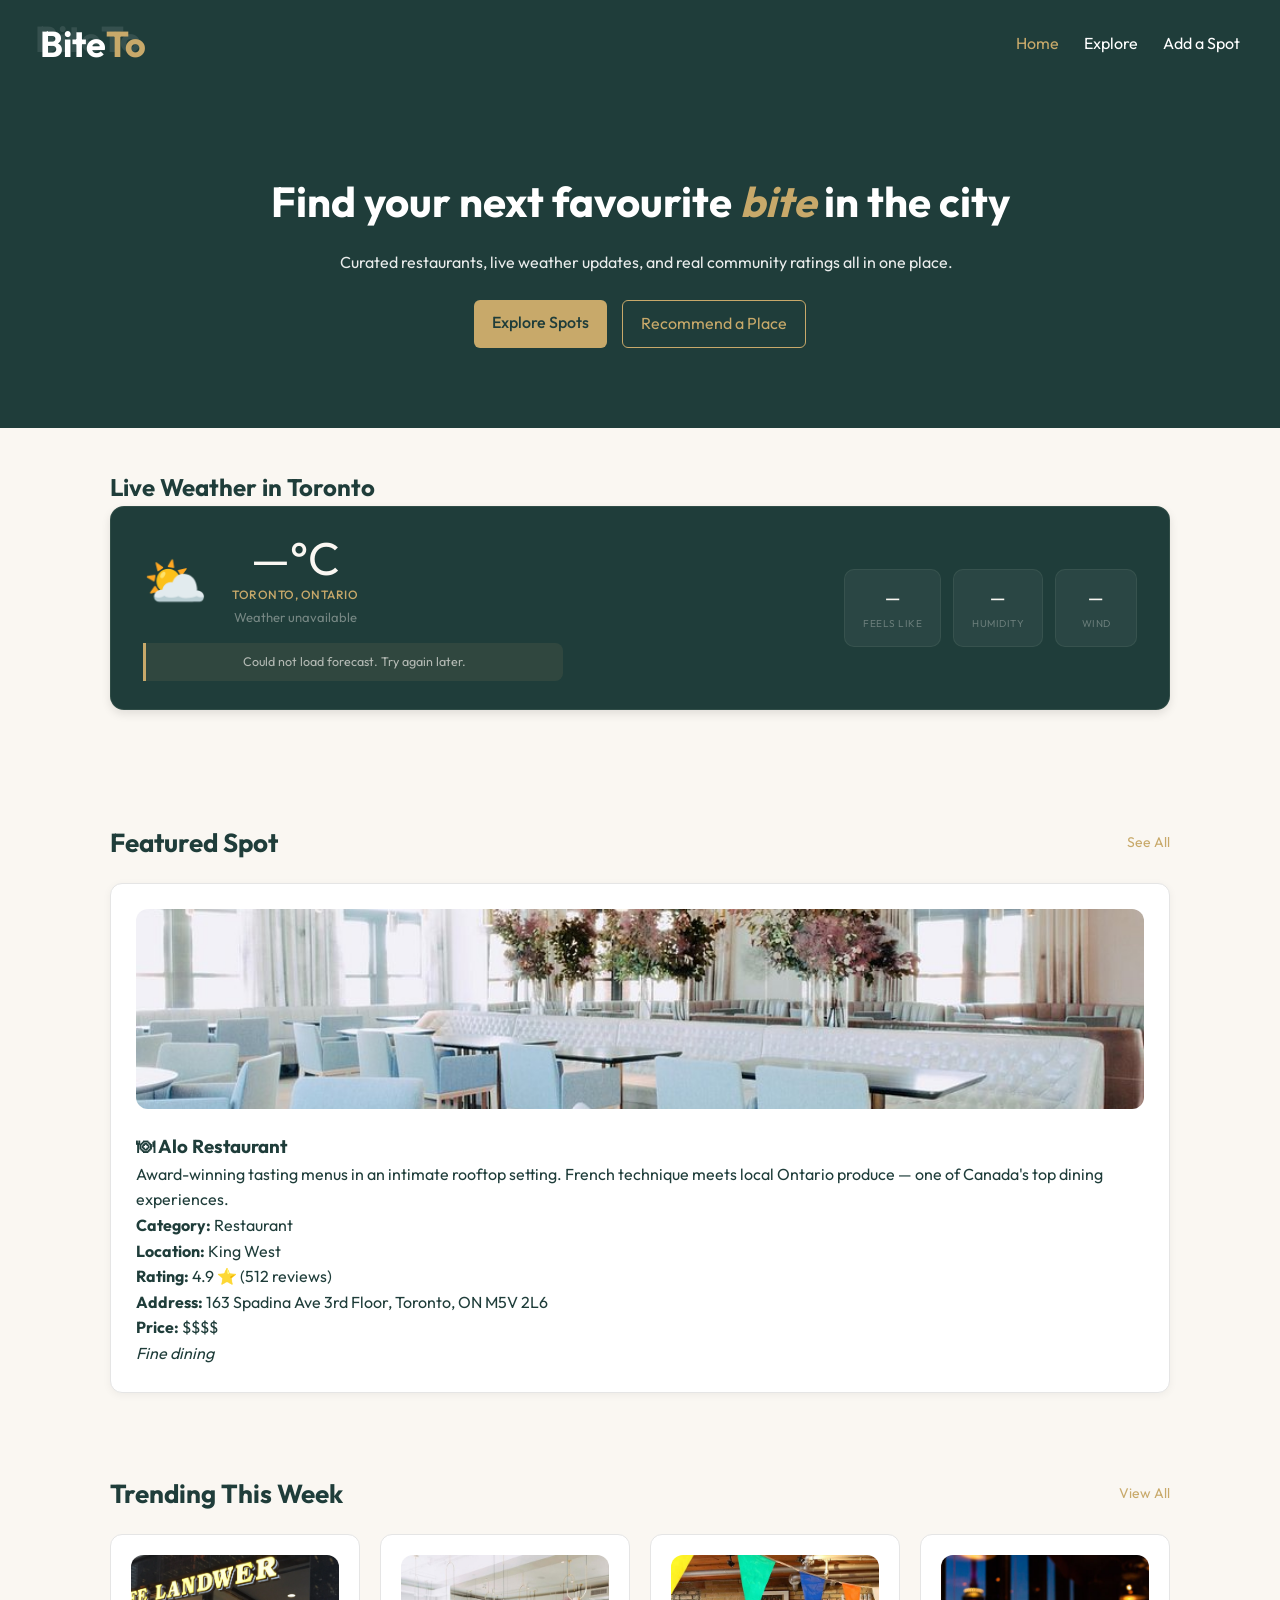
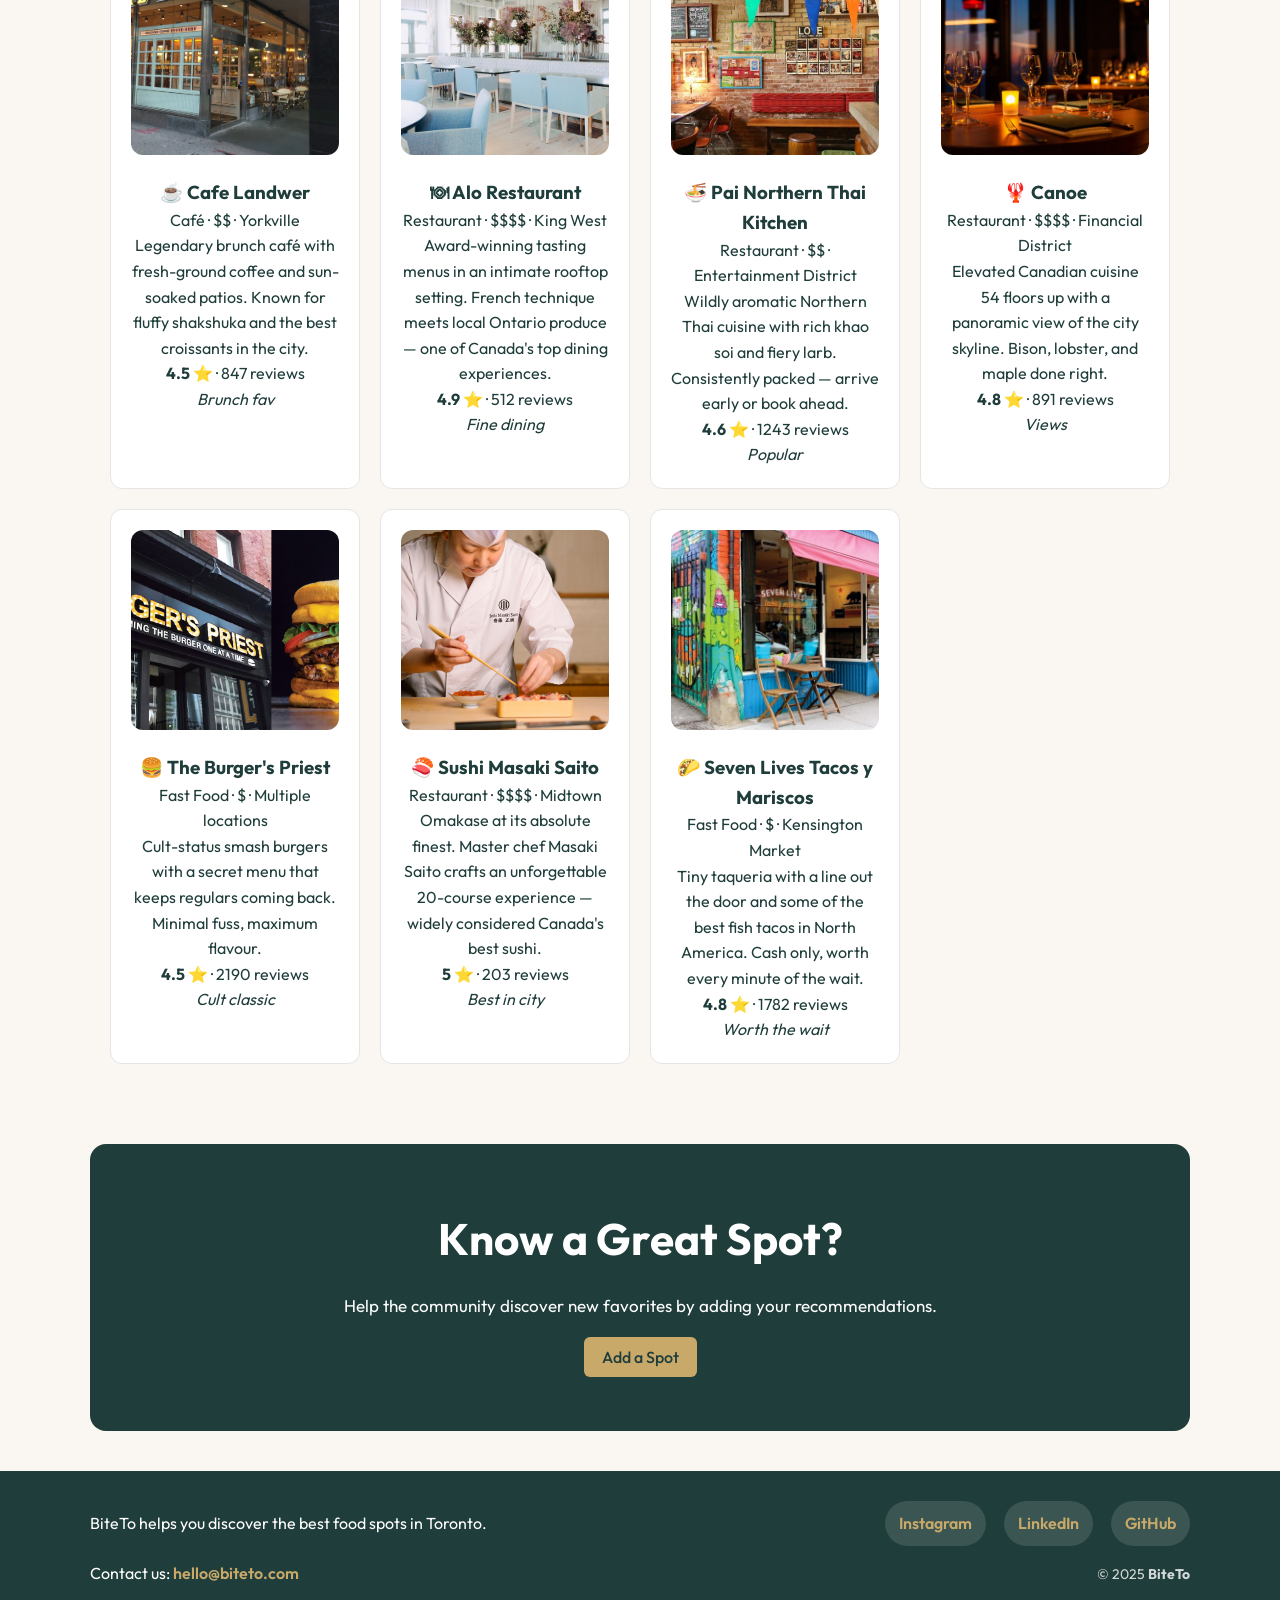
<file: index.html>
<!DOCTYPE html>
<html lang="en">
<head>
    <meta charset="UTF-8">
    <meta name="viewport" content="width=device-width, initial-scale=1.0">
    <title>BiteTo — Toronto's Food Discovery App</title>

    <!-- Google Fonts -->
    <link href="https://fonts.googleapis.com/css2?family=Outfit:wght@300;400;500&display=swap" rel="stylesheet">

    <!-- Main CSS -->
    <link rel="stylesheet" href="css/styles.css">
</head>
<body>
    <header>
        <nav class="navbar">
            <div class="logo"><span class="faded">BiteTo</span>Bite<span>To</span></div>
            <ul class="nav-links">
                <li><a href="index.html" class="active">Home</a></li>
                <li><a href="explore.html">Explore</a></li>
                <li><a href="add.html">Add a Spot</a></li>
            </ul>
        </nav>
    </header>
    <section class="hero">
        <div class="hero-content">
            <h1>Find your next favourite <em>bite</em> in the city</h1>
            <p>
                Curated restaurants, live weather updates, and real community ratings all in one place.
            </p>
            <div class="hero-buttons">
                <a href="explore.html" class="btn-primary">Explore Spots</a>
                <a href="add.html" class="btn-secondary">Recommend a Place</a>
            </div>
        </div>
    </section>

    <main>

        <!-- Weather Widget -->
        <section class="container">
            <h2>Live Weather in Toronto</h2>
<!-- Weather Widget -->
<div class="weather-card">

  <!-- Left: icon + temp + tip -->
  <div class="weather-left">
    <div class="weather-main">
      <div class="weather-icon" id="weather-icon">⛅</div>
      <div>
        <div class="weather-temp" id="weather-temp">—°C</div>
        <div class="weather-city">Toronto, Ontario</div>
        <div class="weather-desc" id="weather-desc">Loading…</div>
      </div>
    </div>
    <div class="weather-tip" id="weather-tip">
      Checking forecast…
    </div>
  </div>

  <!-- Right: stat boxes -->
  <div class="weather-stats">
    <div class="weather-stat">
      <div class="stat-value" id="weather-feels">—</div>
      <div class="stat-label">Feels like</div>
    </div>
    <div class="weather-stat">
      <div class="stat-value" id="weather-humid">—</div>
      <div class="stat-label">Humidity</div>
    </div>
    <div class="weather-stat">
      <div class="stat-value" id="weather-wind">—</div>
      <div class="stat-label">Wind</div>
    </div>
  </div>

</div>
        </section>
        <section class="container">
            <div class="section-header">
                <h2>Featured Spot</h2>
                <a href="explore.html">See All</a>
            </div>
            <div id="featured-spot" class="featured-card">
            </div>
        </section>

        <!-- Trending Spots -->
        <section class="container">
            <div class="section-header">
                <h2>Trending This Week</h2>
                <a href="explore.html">View All</a>
            </div>
            <div id="trending-spots" class="trending-grid">
                <!-- Rendered by JavaScript -->
            </div>
        </section>

        <!-- Call to Action -->
        <section class="container cta-section">
            <div class="cta-content">
                <h2>Know a Great Spot?</h2>
                <p>Help the community discover new favorites by adding your recommendations.</p>
                <a href="add.html" class="btn-primary">Add a Spot</a>
            </div>
        </section>

    </main>

    <div id="spot-modal" class="modal">
        <div class="modal-content">
            <span class="close">&times;</span>
            <div id="modal-body">
                <!-- Spot details will be inserted here -->
            </div>
        </div>
    </div>
    <footer>
        <div class="footer-top">
            <div>
                <p class="footer-brand">BiteTo helps you discover the best food spots in Toronto.</p>
            </div>
            <div class="footer-social">
                <a href="https://instagram.com/" target="_blank" rel="noopener">Instagram</a>
                <a href="https://linkedin.com/" target="_blank" rel="noopener">LinkedIn</a>
                <a href="https://github.com/" target="_blank" rel="noopener">GitHub</a>
            </div>
        </div>
        <div class="footer-bottom">
            <p>Contact us: <a href="mailto:hello@biteto.com">hello@biteto.com</a></p>
            <p class="footer-copy">&copy; 2025 <strong>BiteTo</strong></p>
        </div>
    </footer>

    <!-- Main JavaScript -->
    <script src="js/scripts.js"></script>
</body>
</html>
</file>
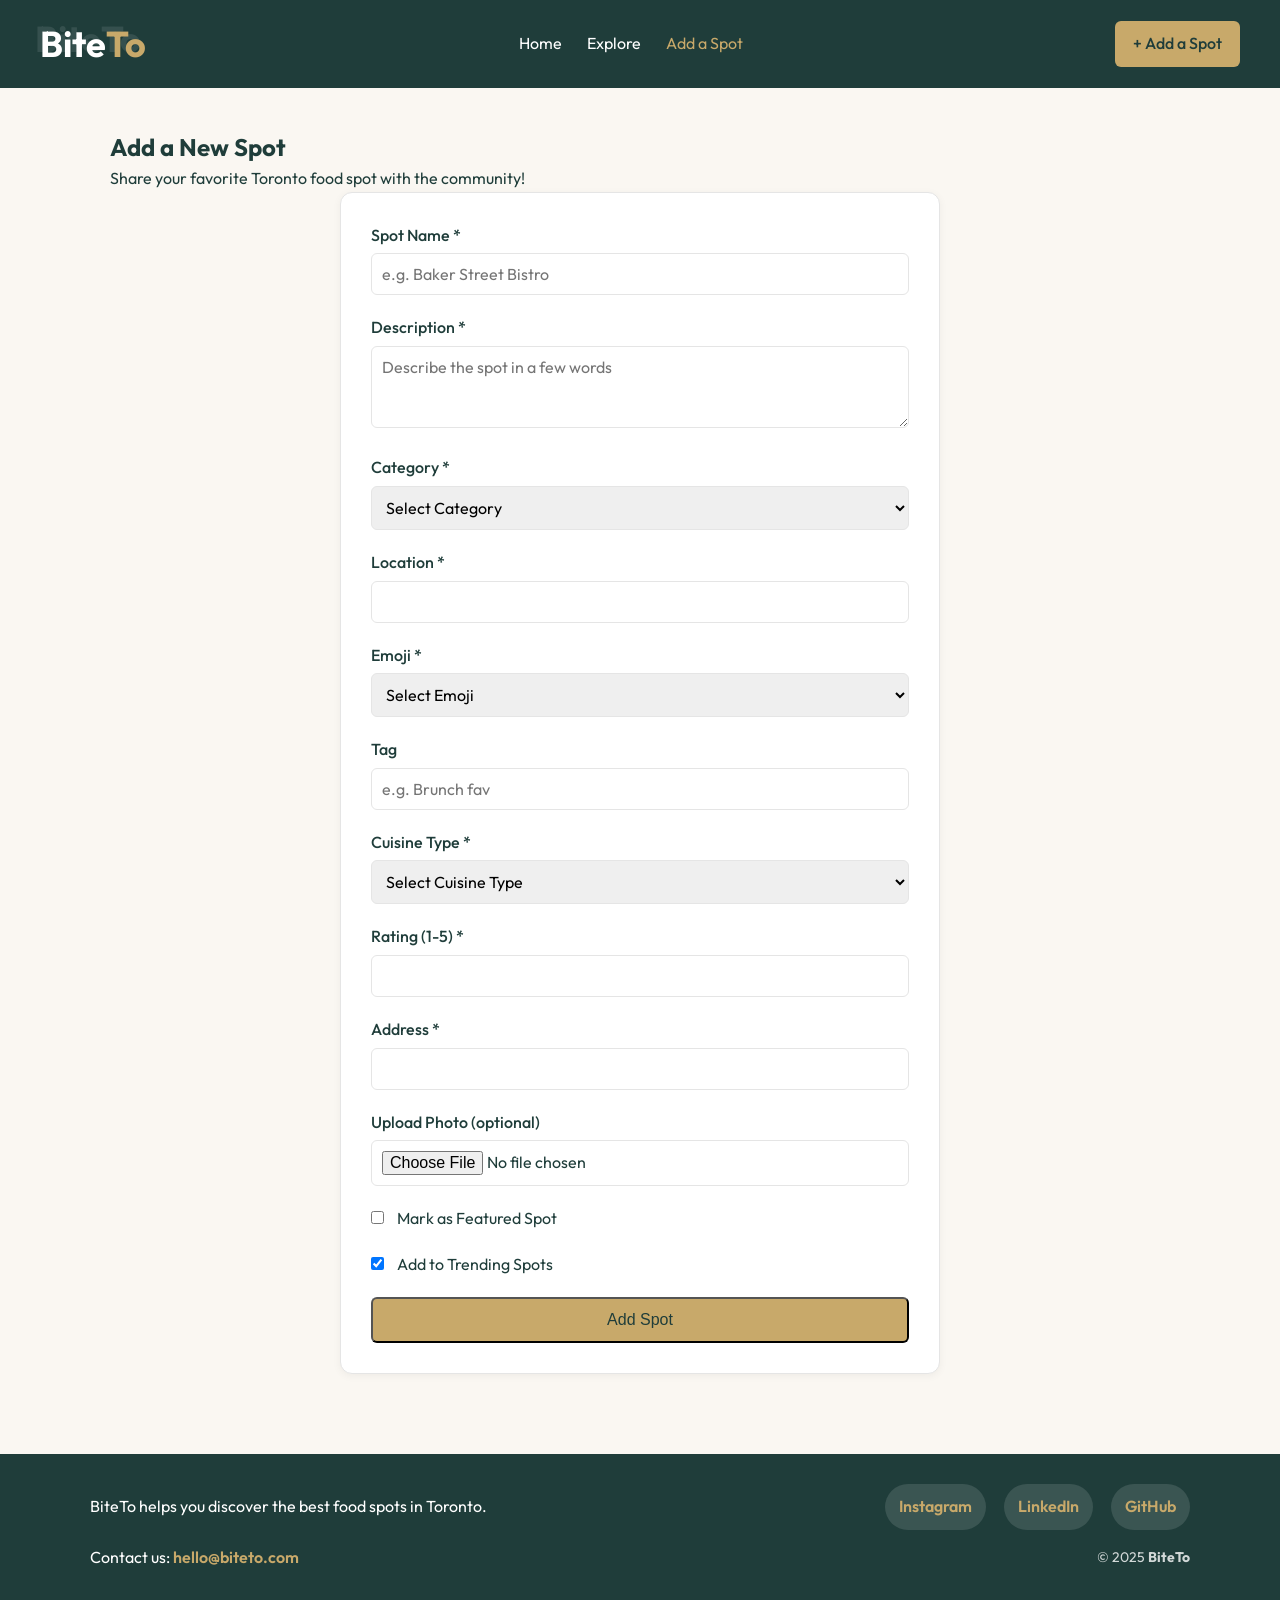
<file: add.html>
<!DOCTYPE html>
<html lang="en">
<head>
    <meta charset="UTF-8">
    <meta name="viewport" content="width=device-width, initial-scale=1.0">
    <title>Add a Spot — BiteTo</title>
    <link href="https://fonts.googleapis.com/css2?family=Outfit:wght@300;400;500&display=swap" rel="stylesheet">
    <link rel="stylesheet" href="css/styles.css">
</head>
<body>
    <header>
        <nav class="navbar">
            <div class="logo"><span class="faded">BiteTo</span>Bite<span>To</span></div>
            <ul class="nav-links">
                <li><a href="index.html">Home</a></li>
                <li><a href="explore.html">Explore</a></li>
                <li><a href="add.html" class="active">Add a Spot</a></li>
            </ul>
            <a href="add.html" class="btn-primary">+ Add a Spot</a>
        </nav>
    </header>

    <main>
        <section class="container">
            <h1>Add a New Spot</h1>
            <p>Share your favorite Toronto food spot with the community!</p>

            <form id="add-spot-form" class="add-spot-form">
                <div class="form-group">
                    <label for="name">Spot Name *</label>
                    <input type="text" id="name" name="name" minlength="4" required placeholder="e.g. Baker Street Bistro">
                    <span class="error" id="name-error"></span>
                </div>

                <div class="form-group">
                    <label for="description">Description *</label>
                    <textarea id="description" name="description" rows="3" required placeholder="Describe the spot in a few words"></textarea>
                    <span class="error" id="description-error"></span>
                </div>

                <div class="form-group">
                    <label for="category">Category *</label>
                    <select id="category" name="category" required>
                        <option value="">Select Category</option>
                        <option value="Café">Café</option>
                        <option value="Restaurant">Restaurant</option>
                        <option value="Dessert">Dessert</option>
                        <option value="Fast Food">Fast Food</option>
                        <option value="Bar">Bar</option>
                    </select>
                    <span class="error" id="category-error"></span>
                </div>

                <div class="form-group">
                    <label for="location">Location *</label>
                    <input type="text" id="location" name="location" required>
                    <span class="error" id="location-error"></span>
                </div>

                <div class="form-group">
                    <label for="emoji">Emoji *</label>
                    <select id="emoji" name="emoji" required>
                        <option value="">Select Emoji</option>
                        <option value="☕">☕ Coffee</option>
                        <option value="🍽">🍽 Restaurant</option>
                        <option value="🍜">🍜 Noodles</option>
                        <option value="🧁">🧁 Dessert</option>
                        <option value="🦞">🦞 Seafood</option>
                        <option value="🥐">🥐 Pastry</option>
                        <option value="🍔">🍔 Burger</option>
                        <option value="🍣">🍣 Sushi</option>
                        <option value="🍷">🍷 Wine</option>
                        <option value="🍱">🍱 Bento</option>
                        <option value="🍦">🍦 Ice Cream</option>
                        <option value="🌮">🌮 Tacos</option>
                    </select>
                    <span class="error" id="emoji-error"></span>
                </div>

                <div class="form-group">
                    <label for="tag">Tag</label>
                    <input type="text" id="tag" name="tag" placeholder="e.g. Brunch fav">
                </div>

                <div class="form-group">
                    <label for="cuisine">Cuisine Type *</label>
                    <select id="cuisine" name="cuisine" required>
                        <option value="">Select Cuisine Type</option>
                        <option value="Thai">Thai</option>
                        <option value="French">French</option>
                        <option value="Canadian">Canadian</option>
                        <option value="Japanese">Japanese</option>
                        <option value="Spanish">Spanish</option>
                        <option value="Mexican">Mexican</option>
                        <option value="Italian">Italian</option>
                        <option value="Chinese">Chinese</option>
                        <option value="Indian">Indian</option>
                        <option value="Korean">Korean</option>
                        <option value="Vietnamese">Vietnamese</option>
                        <option value="Mediterranean">Mediterranean</option>
                        <option value="Middle Eastern">Middle Eastern</option>
                        <option value="American">American</option>
                        <option value="Brazilian">Brazilian</option>
                        <option value="Turkish">Turkish</option>
                        <option value="Portuguese">Portuguese</option>
                        <option value="Greek">Greek</option>
                        <option value="Lebanese">Lebanese</option>
                        <option value="Filipino">Filipino</option>
                    </select>
                    <span class="error" id="cuisine-error"></span>
                </div>

                <div class="form-group">
                    <label for="rating">Rating (1-5) *</label>
                    <input type="number" id="rating" name="rating" min="1" max="5" step="0.1" required>
                    <span class="error" id="rating-error"></span>
                </div>

                <div class="form-group">
                    <label for="address">Address *</label>
                    <input type="text" id="address" name="address" required>
                    <span class="error" id="address-error"></span>
                </div>

                <div class="form-group">
                    <label for="image">Upload Photo (optional)</label>
                    <input type="file" id="image" name="image" accept="image/*">
                    <span class="error" id="image-error"></span>
                </div>

                <div class="form-group checkbox-group">
                    <label>
                        <input type="checkbox" id="featured" name="featured">
                        Mark as Featured Spot
                    </label>
                </div>

                <div class="form-group checkbox-group">
                    <label>
                        <input type="checkbox" id="trending" name="trending" checked>
                        Add to Trending Spots
                    </label>
                </div>

                <button type="submit" class="btn-primary">Add Spot</button>
            </form>
        </section>
    </main>
    <footer>
        <div class="footer-top">
            <div>
                <p class="footer-brand">BiteTo helps you discover the best food spots in Toronto.</p>
            </div>
            <div class="footer-social">
                <a href="https://instagram.com/" target="_blank" rel="noopener">Instagram</a>
                <a href="https://linkedin.com/" target="_blank" rel="noopener">LinkedIn</a>
                <a href="https://github.com/" target="_blank" rel="noopener">GitHub</a>
            </div>
        </div>
        <div class="footer-bottom">
            <p>Contact us: <a href="mailto:hello@biteto.com">hello@biteto.com</a></p>
            <p class="footer-copy">&copy; 2025 <strong>BiteTo</strong></p>
        </div>
    </footer>

    <!-- Main JavaScript -->
    <script src="js/scripts.js"></script>
</body>
</html>
</file>
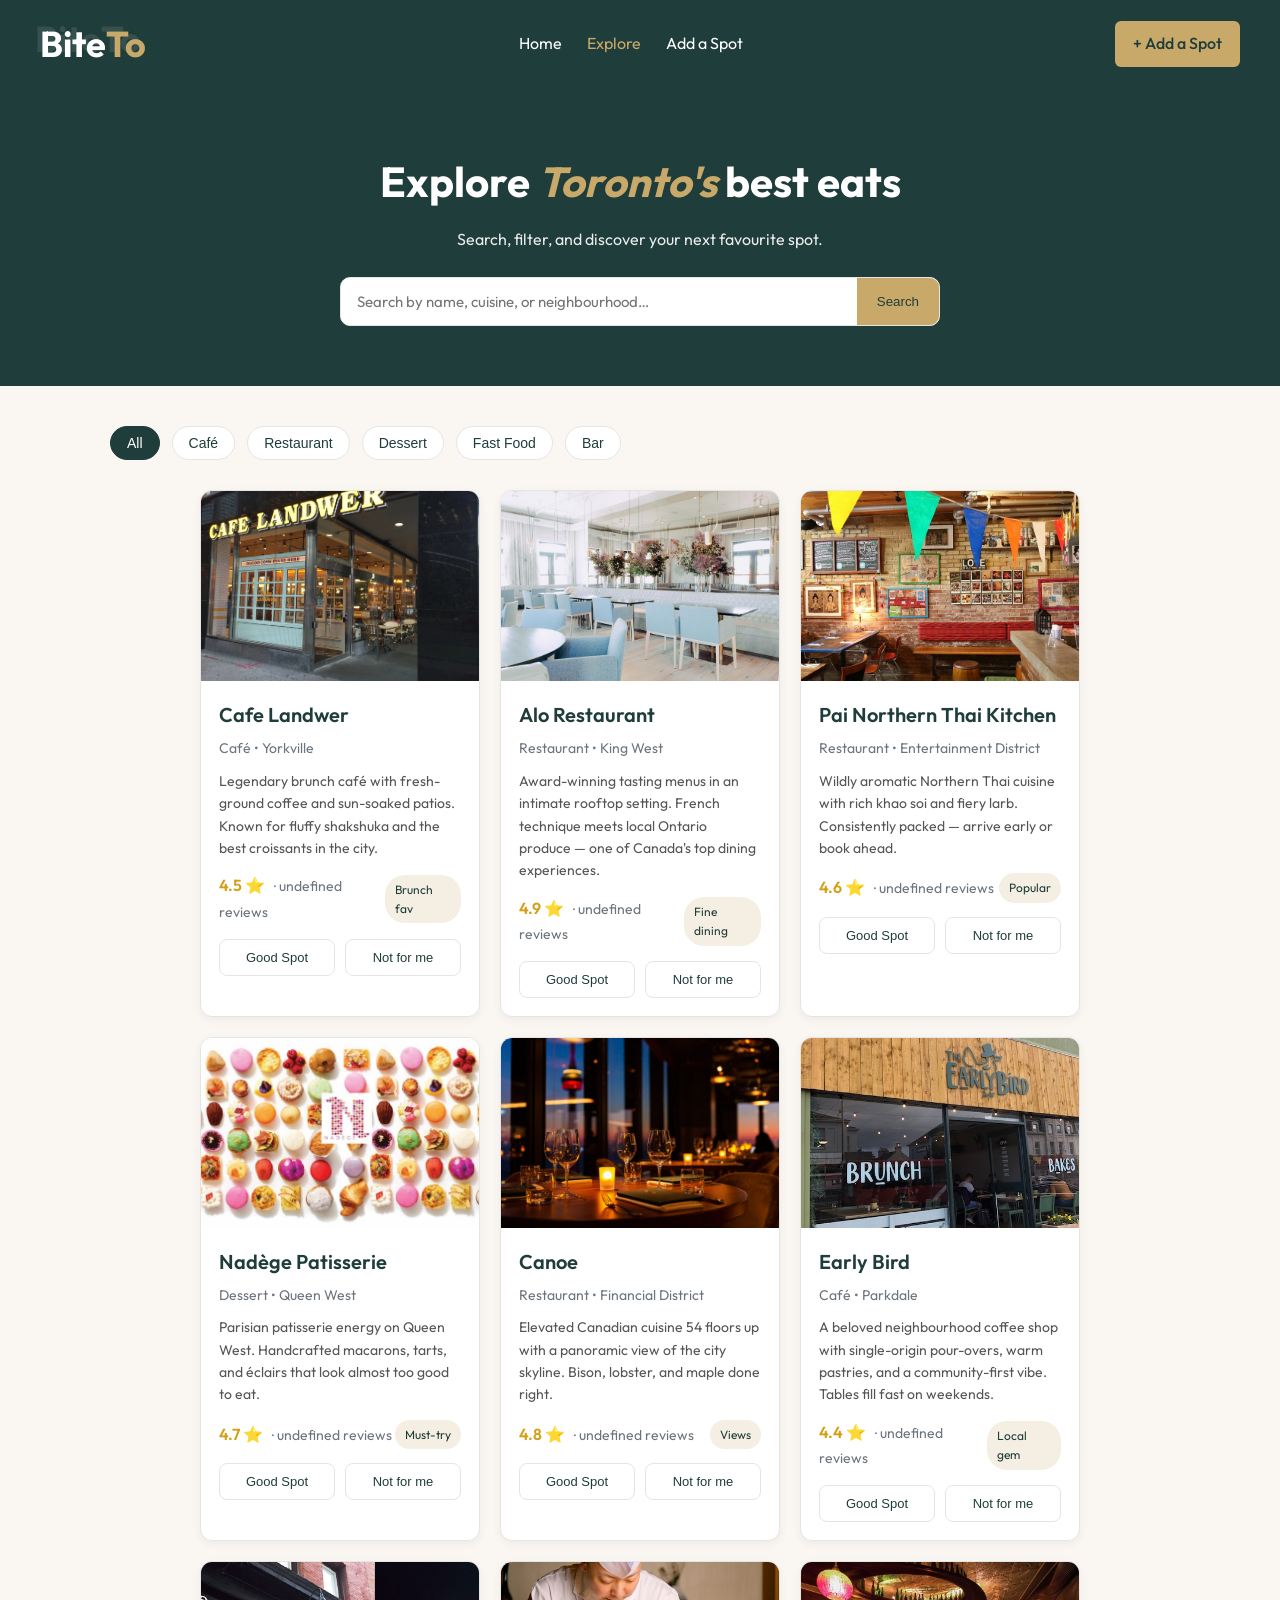
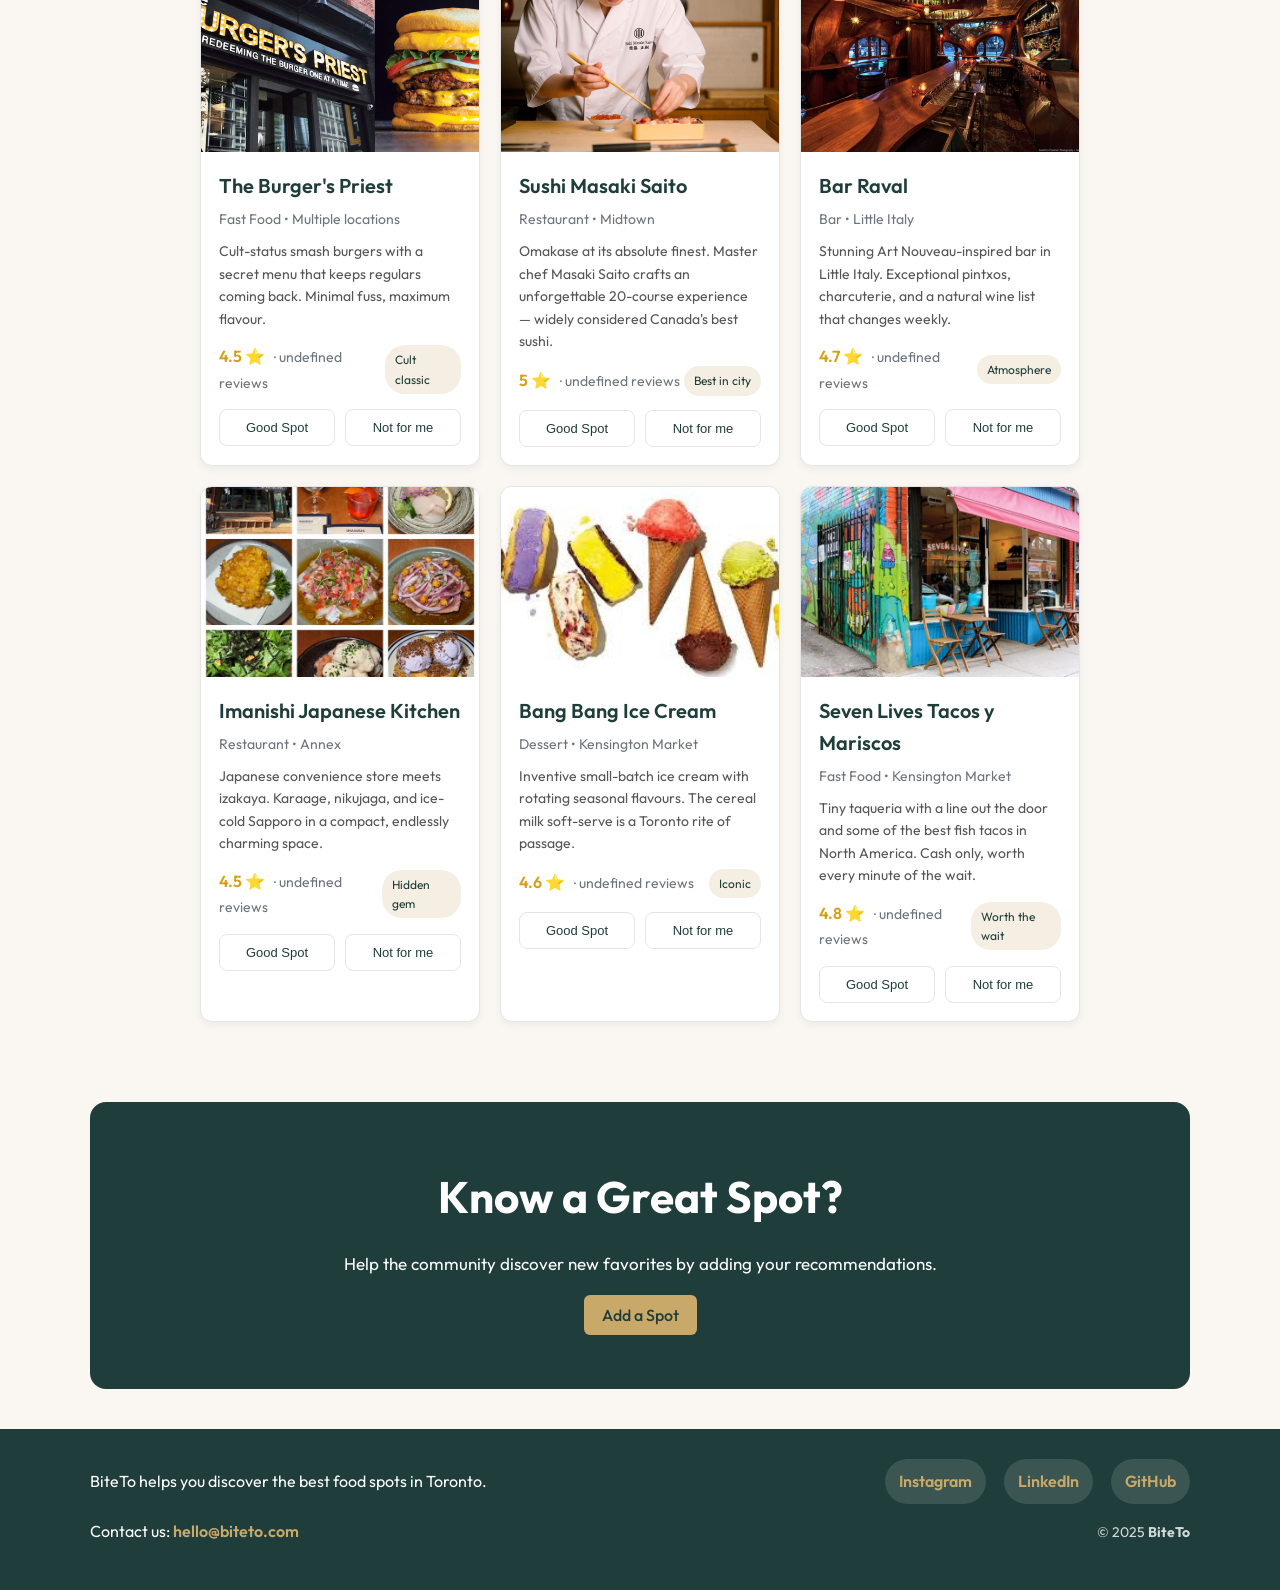
<file: explore.html>
<!DOCTYPE html>
<html lang="en">
<head>
  <meta charset="UTF-8" />
  <meta name="viewport" content="width=device-width, initial-scale=1.0" />
  <title>BiteTo - Explore</title>

  <link rel="preconnect" href="https://fonts.googleapis.com">
  <link href="https://fonts.googleapis.com/css2?family=Outfit:wght@300;400;500&display=swap" rel="stylesheet">

  <link rel="stylesheet" href="css/styles.css" />
</head>
<body>

  <!-- NAV -->
  <nav class="navbar">
    <div class="logo"><span class="faded">BiteTo</span>Bite<span>To</span></div>

    <ul class="nav-links">
      <li><a href="index.html">Home</a></li>
      <li><a href="explore.html" class="active">Explore</a></li>
      <li><a href="add.html">Add a Spot</a></li>
    </ul>

    <a href="add.html" class="btn-primary">+ Add a Spot</a>
  </nav>

  <!-- EXPLORE HERO -->
  <section class="explore-hero">
    <h1>Explore <em>Toronto's</em> best eats</h1>
    <p>Search, filter, and discover your next favourite spot.</p>

    <div class="search-bar">
      <input
        type="text"
        id="search-input"
        placeholder="Search by name, cuisine, or neighbourhood…"
        oninput="renderGallery()"
      />
      <button type="button">Search</button>
    </div>
  </section>

  <!-- MAIN CONTENT -->
  <main class="container">
    <!-- FILTERS -->
    <div class="filter-row" id="filter-row">
      <button class="pill active" onclick="setFilter('All', this)">All</button>
      <button class="pill" onclick="setFilter('Café', this)">Café</button>
      <button class="pill" onclick="setFilter('Restaurant', this)">Restaurant</button>
      <button class="pill" onclick="setFilter('Dessert', this)">Dessert</button>
      <button class="pill" onclick="setFilter('Fast Food', this)">Fast Food</button>
      <button class="pill" onclick="setFilter('Bar', this)">Bar</button>
    </div>

    <!-- GALLERY -->
    <div class="gallery-grid" id="gallery-grid">
      <!-- Cards rendered by JavaScript -->
    </div>
  </main>

  <!-- CTA SECTION -->
  <section class="cta-section">
    <h2>Know a Great Spot?</h2>
    <p>
      Help the community discover new favorites by adding your recommendations.
    </p>
    <a href="add.html" class="btn-primary">Add a Spot</a>
  </section>

  <!-- FOOTER -->
  <footer>
    <div class="footer-top">
      <div>
        <p class="footer-brand">BiteTo helps you discover the best food spots in Toronto.</p>

      </div>
      <div class="footer-social">
        <a href="https://instagram.com/" target="_blank" rel="noopener">Instagram</a>
        <a href="https://linkedin.com/" target="_blank" rel="noopener">LinkedIn</a>
        <a href="https://github.com/" target="_blank" rel="noopener">GitHub</a>
      </div>
    </div>
    <div class="footer-bottom">
      <p>Contact us: <a href="mailto:hello@biteto.com">hello@biteto.com</a></p>
      <p class="footer-copy">&copy; 2025 <strong>BiteTo</strong></p>
    </div>
  </footer>

  <script src="js/scripts.js"></script>
</body>
</html>
</file>
<file: css/styles.css>
/* ===============================
   RESET & GLOBAL STYLES
================================= */
* {
    margin: 0;
    padding: 0;
    box-sizing: border-box;
}

:root {
    --primary: #1F3D3A;
    --secondary: #C8A96A;
    --background: #FAF7F2;
    --light: #FFFFFF;
    --muted: #6c757d;
    --border: #e5e5e5;
    --radius: 12px;
}

body {
    font-family: 'Outfit', sans-serif;
    background-color: var(--background);
    color: var(--primary);
    line-height: 1.6;
}

/* ===============================
   NAVBAR
================================= */
.navbar {
    background-color: var(--primary);
    color: white;
    padding: 15px 40px;
    display: flex;
    justify-content: space-between;
    align-items: center;
}

.logo {
    font-family: 'Outfit', sans-serif;
    font-size: 36px;
    font-weight: bold;
    color: white;
    position: relative;
}

.logo .faded {
    position: absolute;
    top: -5px;
    left: -5px;
    color: rgba(255, 255, 255, 0.1);
    z-index: 0;
}

.logo span {
    position: relative;
    z-index: 1;
}

.logo span {
    color: var(--secondary);
}

.nav-links {
    list-style: none;
    display: flex;
    gap: 25px;
}

.nav-links a {
    text-decoration: none;
    color: white;
    font-size: 16px;
    transition: 0.3s;
}

.nav-links a:hover,
.nav-links .active {
    color: var(--secondary);
}

/* ===============================
   BUTTONS
================================= */
.btn-primary {
    background-color: var(--secondary);
    color: var(--primary);
    padding: 10px 18px;
    border-radius: 6px;
    text-decoration: none;
    font-weight: 500;
    transition: 0.3s;
}

.btn-primary:hover {
    background-color: #e0c28a;
}

.btn-secondary {
    border: 1px solid var(--secondary);
    color: var(--secondary);
    padding: 10px 18px;
    border-radius: 6px;
    text-decoration: none;
    transition: 0.3s;
}

.btn-secondary:hover {
    background-color: var(--secondary);
    color: var(--primary);
}

/* ===============================
   HERO SECTION
================================= */
.hero {
    background-color: var(--primary);
    color: white;
    text-align: center;
    padding: 80px 20px;
}

.hero h1 {
    font-family: 'Outfit', sans-serif;
    font-size: 42px;
    margin-bottom: 15px;
}

.hero h1 em {
    color: var(--secondary);
    font-style: italic;
}

.hero p {
    max-width: 600px;
    margin: 0 auto 25px;
    font-size: 16px;
    opacity: 0.9;
    white-space: nowrap;
}

.hero-buttons {
    display: flex;
    justify-content: center;
    gap: 15px;
    flex-wrap: wrap;
}

/* ===============================
   CONTAINER
================================= */
.container {
    max-width: 1100px;
    margin: auto;
    padding: 40px 20px;
}

/* ===============================
   SECTION HEADERS
================================= */
.section-header {
    display: flex;
    justify-content: space-between;
    align-items: center;
    margin-bottom: 20px;
}

.section-header h2 {
    font-family: 'Outfit', sans-serif;
    font-size: 26px;
}

.section-header a {
    color: var(--secondary);
    text-decoration: none;
    font-size: 14px;
}

/* ===============================
   WEATHER CARD
================================= */
.weather-card {
    background-color: var(--primary);
    color: white;
    padding: 25px;
    border-radius: var(--radius);
    text-align: center;
    box-shadow: 0 4px 10px rgba(0, 0, 0, 0.1);
}

.weather-info h3 {
    font-size: 36px;
    font-family: 'Outfit', sans-serif;
}

/* ===============================
   FEATURED SPOT
================================= */
.featured-card {
    background: var(--light);
    border-radius: var(--radius);
    padding: 25px;
    border: 1px solid var(--border);
    box-shadow: 0 2px 8px rgba(0, 0, 0, 0.05);
}

/* ===============================
   TRENDING GRID
================================= */
.trending-grid {
    display: grid;
    grid-template-columns: repeat(auto-fit, minmax(250px, 1fr));
    gap: 20px;
}

.trending-card {
    background: var(--light);
    padding: 20px;
    border-radius: var(--radius);
    border: 1px solid var(--border);
    text-align: center;
    transition: transform 0.3s, box-shadow 0.3s;
}

.trending-card:hover {
    transform: translateY(-5px);
    box-shadow: 0 6px 15px rgba(0, 0, 0, 0.1);
}

/* ===============================
   FOOTER
================================= */
footer {
    background-color: var(--primary);
    color: white;
    text-align: center;
    padding: 30px 20px;
    margin-top: 40px;
    width: 100%;
}

.footer-top,
.footer-bottom {
    display: flex;
    flex-wrap: wrap;
    justify-content: space-between;
    align-items: center;
    gap: 15px;
    max-width: 1100px;
    margin: 0 auto 15px;
}

.footer-brand,
.footer-action,
.footer-bottom p {
    margin: 0;
}

.footer-action a,
.footer-bottom a,
.footer-social a {
    color: var(--secondary);
    text-decoration: none;
    font-weight: 600;
}

.footer-action a:hover,
.footer-bottom a:hover,
.footer-social a:hover {
    color: #f1e4c3;
}

.footer-social {
    display: flex;
    flex-wrap: wrap;
    gap: 18px;
    justify-content: center;
}

.footer-social a {
    background: rgba(255, 255, 255, 0.12);
    padding: 10px 14px;
    border-radius: 999px;
    transition: background 0.3s, transform 0.3s;
}

.footer-social a:hover {
    background: rgba(255, 255, 255, 0.22);
    transform: translateY(-2px);
}

.footer-copy {
    opacity: 0.8;
    font-size: 14px;
}

/* ===============================
   RESPONSIVE DESIGN
================================= */
@media (max-width: 768px) {
    .navbar {
        flex-direction: column;
        gap: 15px;
    }

    .nav-links {
        flex-direction: column;
        align-items: center;
    }

    .hero h1 {
        font-size: 30px;
    }

    .section-header {
        flex-direction: column;
        align-items: flex-start;
        gap: 10px;
    }

    .cta-section {
        padding: 30px 15px;
        margin: 30px 0;
    }

    .cta-content h2 {
        font-size: 24px;
    }

    footer {
        padding: 15px;
        font-size: 14px;
    }
}

/* ===============================
   ADD SPOT FORM
================================= */
.add-spot-form {
    max-width: 600px;
    margin: 0 auto;
    background: var(--light);
    padding: 30px;
    border-radius: var(--radius);
    border: 1px solid var(--border);
    box-shadow: 0 2px 8px rgba(0, 0, 0, 0.05);
}

.form-group {
    margin-bottom: 20px;
}

.form-group label {
    display: block;
    margin-bottom: 5px;
    font-weight: 500;
    color: var(--primary);
}

.form-group input,
.form-group textarea,
.form-group select {
    width: 100%;
    padding: 10px;
    border: 1px solid var(--border);
    border-radius: 6px;
    font-family: 'Outfit', sans-serif;
    font-size: 16px;
}

.form-group textarea {
    resize: vertical;
}

.checkbox-group {
    display: flex;
    align-items: center;
}

.checkbox-group label {
    margin: 0;
    font-weight: normal;
    cursor: pointer;
}

.checkbox-group input[type="checkbox"] {
    width: auto;
    margin-right: 10px;
}

.error {
    color: #dc3545;
    font-size: 14px;
    margin-top: 5px;
    display: block;
}

.add-spot-form button {
    width: 100%;
    padding: 12px;
    font-size: 16px;
}

/* ===============================
   CALL TO ACTION SECTION
================================= */


/* ===============================
   SPOT IMAGES
================================= */
.spot-image {
    width: 100%;
    height: 200px;
    object-fit: cover;
    border-radius: var(--radius);
    margin-bottom: 15px;
    cursor: pointer;
}

/* ===============================
   MODAL
================================= */
.modal {
    display: none;
    position: fixed;
    z-index: 1000;
    left: 0;
    top: 0;
    width: 100%;
    height: 100%;
    background-color: rgba(0, 0, 0, 0.5);
}

.modal-content {
    background-color: var(--light);
    margin: 10% auto;
    padding: 20px;
    border-radius: var(--radius);
    width: 80%;
    max-width: 600px;
    position: relative;
}

.close {
    color: var(--muted);
    float: right;
    font-size: 28px;
    font-weight: bold;
    cursor: pointer;
}

.close:hover {
    color: var(--primary);
}

#modal-body img {
    width: 100%;
    height: 300px;
    object-fit: cover;
    border-radius: var(--radius);
    margin-bottom: 20px;
}

#modal-body h2 {
    font-family: 'Outfit', sans-serif;
    margin-bottom: 10px;
}

#modal-body p {
    margin-bottom: 10px;
}

/* ===============================
   EXPLORE HERO
================================= */
.explore-hero {
    background-color: var(--primary);
    color: white;
    text-align: center;
    padding: 60px 20px;
}

.explore-hero h1 {
    font-family: 'Outfit', sans-serif;
    font-size: 42px;
    margin-bottom: 12px;
}

.explore-hero h1 em {
    color: var(--secondary);
    font-style: italic;
}

.explore-hero p {
    font-size: 16px;
    opacity: 0.9;
    margin-bottom: 25px;
}

/* ===============================
   SEARCH BAR
================================= */
.search-bar {
    max-width: 600px;
    margin: 0 auto;
    display: flex;
    background-color: white;
    border-radius: 10px;
    overflow: hidden;
    border: 1px solid var(--border);
}

.search-bar input {
    flex: 1;
    border: none;
    padding: 14px 16px;
    font-size: 15px;
    outline: none;
    font-family: 'Outfit', sans-serif;
}

.search-bar button {
    border: none;
    background-color: var(--secondary);
    color: var(--primary);
    padding: 0 20px;
    font-weight: 500;
    cursor: pointer;
}

/* ===============================
   FILTER BUTTONS
================================= */
.filter-row {
    display: flex;
    flex-wrap: wrap;
    gap: 12px;
    margin-bottom: 30px;
}

.pill {
    border: 1px solid var(--border);
    background-color: white;
    color: var(--primary);
    padding: 8px 16px;
    border-radius: 999px;
    cursor: pointer;
    transition: 0.3s;
    font-size: 14px;
}

.pill:hover {
    border-color: var(--secondary);
    color: var(--secondary);
}

.pill.active {
    background-color: var(--primary);
    color: white;
    border-color: var(--primary);
}

/* ===============================
   GALLERY GRID
================================= */
.gallery-grid {
    display: grid;
    grid-template-columns: repeat(auto-fit, 280px);
    gap: 20px;
    justify-content: center;
}

.gallery-grid.few-cards {
    grid-template-columns: repeat(auto-fit, 400px);
}

/* ===============================
   GALLERY CARD
================================= */
.gcard {
    background-color: white;
    border-radius: var(--radius);
    overflow: hidden;
    border: 1px solid var(--border);
    box-shadow: 0 3px 10px rgba(0,0,0,0.05);
    transition: transform 0.3s, box-shadow 0.3s;
}

.gcard:hover {
    transform: translateY(-5px);
    box-shadow: 0 8px 18px rgba(0,0,0,0.08);
}

.gcard-thumb img {
    width: 100%;
    height: 190px;
    object-fit: cover;
    display: block;
}

.gcard-body {
    padding: 18px;
}

.gcard-name {
    font-size: 20px;
    font-weight: 600;
    margin-bottom: 6px;
    color: var(--primary);
}

.gcard-loc {
    font-size: 14px;
    color: var(--muted);
    margin-bottom: 10px;
}

.gcard-desc {
    font-size: 14px;
    line-height: 1.6;
    color: #555;
    margin-bottom: 14px;
}

.gcard-footer {
    display: flex;
    justify-content: space-between;
    align-items: center;
    margin-bottom: 14px;
}

.stars {
    color: #d4a017;
    font-weight: 600;
}

.rval {
    font-size: 14px;
    color: var(--muted);
    margin-left: 6px;
}

.gcard-tag {
    background-color: #f5efe3;
    color: var(--primary);
    padding: 5px 10px;
    border-radius: 20px;
    font-size: 12px;
}

/* ===============================
   RATING BUTTONS
================================= */
.rating-btns {
    display: flex;
    gap: 10px;
}

.rbtn {
    flex: 1;
    border: 1px solid var(--border);
    background-color: white;
    color: var(--primary);
    padding: 10px;
    border-radius: 8px;
    cursor: pointer;
    transition: 0.3s;
    font-size: 13px;
}

.rbtn:hover {
    border-color: var(--secondary);
    color: var(--secondary);
}

.rbtn.voted-up {
    background-color: #eaf7ea;
    border-color: #8bc48b;
    color: #2e7d32;
}

.rbtn.voted-down {
    background-color: #fdeaea;
    border-color: #e19a9a;
    color: #b23b3b;
}

/* ===============================
   NO RESULTS
================================= */
.no-results {
    text-align: center;
    padding: 50px 20px;
    color: var(--muted);
    grid-column: 1 / -1;
}

/* ===============================
   CTA SECTION
================================= */
.cta-section {
    max-width: 1100px;
    margin: 40px auto;
    padding: 60px 20px;
    background-color: var(--primary);
    color: white;
    text-align: center;
    border-radius: 16px;
}

.cta-section h2 {
    font-family: 'Outfit', sans-serif;
    font-size: 44px;
    margin-bottom: 18px;
}

.cta-section p {
    max-width: 600px;
    margin: 0 auto 24px;
    font-size: 17px;
    line-height: 1.7;
}

/* ===============================
   RESPONSIVE
================================= */
@media (max-width: 768px) {
    .explore-hero h1 {
        font-size: 32px;
    }

    .search-bar {
        flex-direction: column;
    }

    .search-bar button {
        padding: 14px;
    }

    .cta-section {
        margin: 30px 16px;
        width: auto;
        padding: 40px 16px;
    }

    .cta-section h2 {
        font-size: 32px;
    }

    .cta-section p {
        font-size: 15px;
    }
}
/* ── Weather Card Container ─────────────────── */
.weather-card {
  background:       #1F3D3A;
  border-radius:    14px;
  padding:          1.75rem 2rem;
  display:          grid;
  grid-template-columns: 1fr auto;
  gap:              2rem;
  align-items:      center;
  border:           1px solid rgba(168,187,163,.12);
  margin-bottom:    2rem;
}

/* ── Left column ────────────────────────────── */
.weather-main {
  display:     flex;
  align-items: center;
  gap:         1.5rem;
}
.weather-icon {
  font-size:   52px;
  line-height: 1;
  flex-shrink: 0;
}
.weather-temp {
  font-family: 'Outfit', sans-serif;
  font-size:   46px;
  color:       #FAF7F2;
  line-height: 1;
}
.weather-city {
  font-size:       12px;
  color:           #C8A96A;
  font-weight:     500;
  letter-spacing: .5px;
  text-transform: uppercase;
  margin-top:     4px;
}
.weather-desc {
  font-size:  13px;
  color:      rgba(250,247,242,.4);
  margin-top: 2px;
}

/* ── Dining tip bar ─────────────────────────── */
.weather-tip {
  margin-top:    1rem;
  background:   rgba(200,169,106,.1);
  border-left:  3px solid #C8A96A;
  padding:      9px 14px;
  border-radius: 0 8px 8px 0;
  font-size:    12.5px;
  color:        rgba(250,247,242,.65);
  line-height:  1.55;
  max-width:    420px;
}

/* ── Right column: stat boxes ───────────────── */
.weather-stats {
  display: flex;
  gap:     12px;
}
.weather-stat {
  text-align:    center;
  background:   rgba(255,255,255,.05);
  border:        1px solid rgba(168,187,163,.1);
  border-radius: 10px;
  padding:       14px 18px;
  min-width:     82px;
}
.stat-value {
  font-size:   18px;
  font-weight: 500;
  color:       #FAF7F2;
}
.stat-label {
  font-size:       10px;
  color:           rgba(250,247,242,.3);
  margin-top:     4px;
  letter-spacing: .5px;
  text-transform: uppercase;
}

/* ── Responsive ─────────────────────────────── */
@media (max-width: 640px) {
  .weather-card {
    grid-template-columns: 1fr;
  }
  .weather-stats {
    flex-wrap: wrap;
  }
}
</file>
